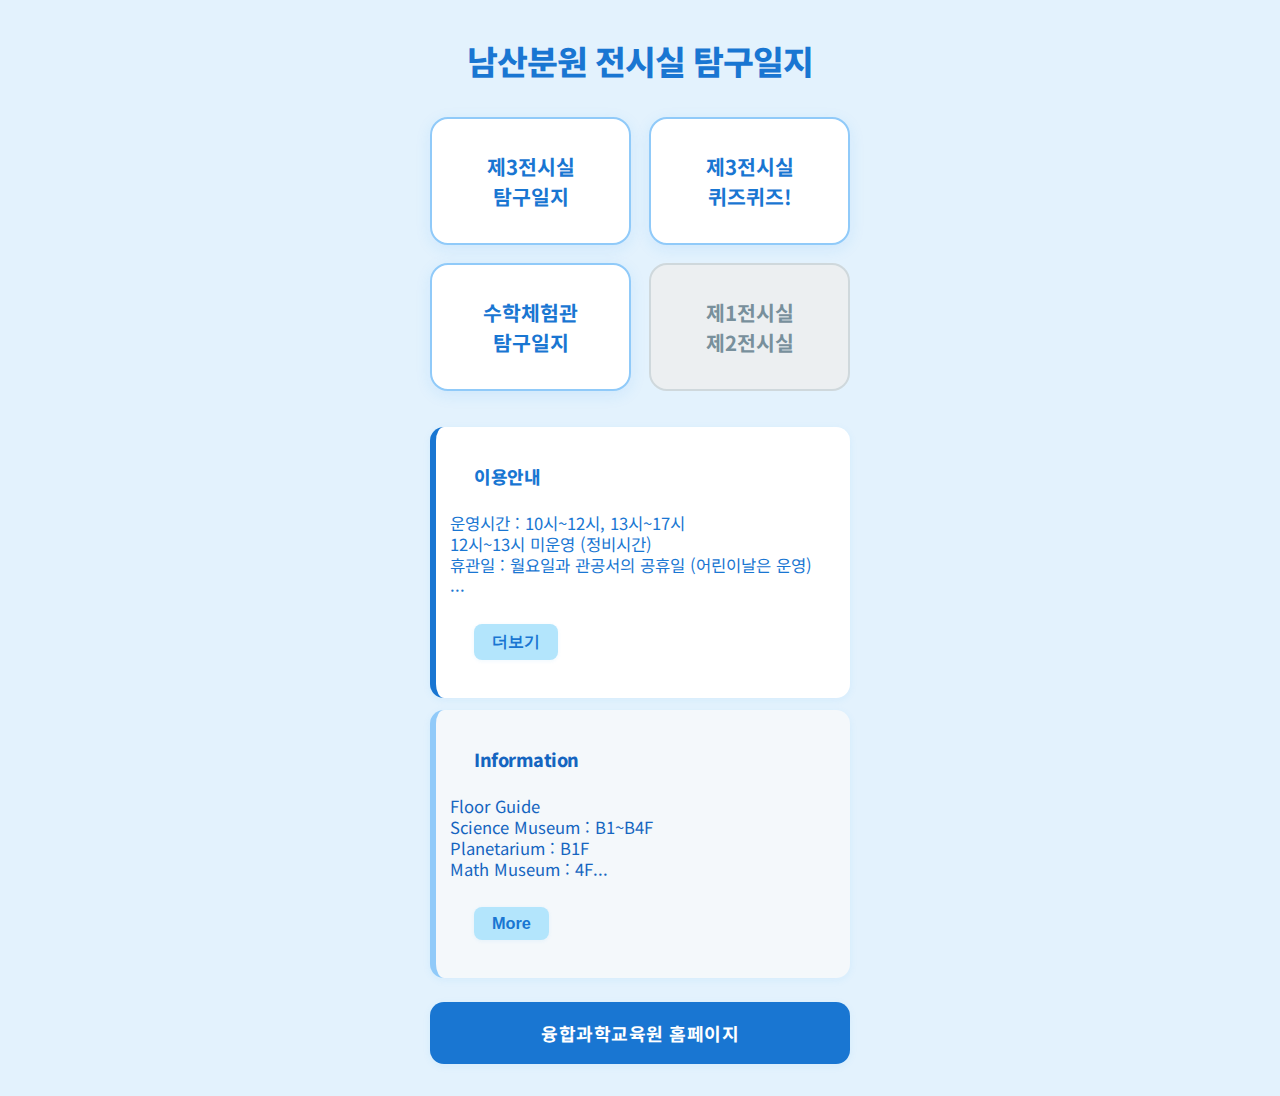
<file: index.html>
<!DOCTYPE html>
<html lang="ko">
<head>
  <meta charset="UTF-8">
  <title>남산분원 전시실 탐구일지 홈</title>
  <meta name="viewport" content="width=device-width, initial-scale=1.0">
  <link href="https://fonts.googleapis.com/css2?family=Noto+Sans+KR:wght@400;700;900&display=swap" rel="stylesheet">
  <!-- Google tag (gtag.js) -->
  <script async src="https://www.googletagmanager.com/gtag/js?id=G-JL012T9B7V"></script>
  <script>
    window.dataLayer = window.dataLayer || [];
    function gtag(){dataLayer.push(arguments);}
    gtag('js', new Date());
  
    gtag('config', 'G-JL012T9B7V');
  </script>
  <style>
    body {
      font-family: 'Noto Sans KR', 'Segoe UI', sans-serif;
      background: #e3f2fd;
      margin: 0;
      padding: 0;
      color: #222;
    }
    .home-container {
      max-width: 420px;
      margin: 0 auto;
      padding: 36px 12px 32px 12px;
    }
    .home-title {
      text-align: center;
      font-size: 2.1em;
      font-weight: 800;
      color: #1976d2;
      margin-bottom: 32px;
      letter-spacing: -1px;
    }
    .room-grid {
      display: grid;
      grid-template-columns: 1fr 1fr;
      gap: 18px;
      margin-bottom: 36px;
    }
    .room-btn {
      display: flex;
      align-items: center;
      justify-content: center;
      background: #fff;
      border-radius: 18px;
      box-shadow: 0 4px 16px rgba(33, 150, 243, 0.10);
      border: 2px solid #90caf9;
      font-size: 1.28em;
      font-weight: 700;
      color: #1976d2;
      text-decoration: none;
      padding: 32px 0;
      transition: background 0.18s, color 0.18s, transform 0.13s;
      text-align: center;
      min-height: 60px;
      cursor: pointer;
    }
    .room-btn:hover {
      background: #e3f2fd;
      color: #0d47a1;
      transform: scale(1.04);
      box-shadow: 0 8px 24px rgba(33, 150, 243, 0.16);
    }
    .room-btn.disabled-room {
      background: #eceff1;
      color: #78909c;
      border-color: #cfd8dc;
      cursor: not-allowed;
      box-shadow: none;
    }
    .room-btn.disabled-room:hover {
      background: #eceff1;
      color: #78909c;
      transform: none;
      box-shadow: none;
    }
    .notice-modal {
      position: fixed;
      inset: 0;
      background: rgba(0, 0, 0, 0.45);
      display: none;
      align-items: center;
      justify-content: center;
      z-index: 1000;
      padding: 20px;
    }
    .notice-modal.show {
      display: flex;
    }
    .notice-modal-content {
      width: min(360px, 100%);
      background: #fff;
      border-radius: 14px;
      padding: 22px 18px 16px;
      box-shadow: 0 10px 28px rgba(0, 0, 0, 0.2);
      text-align: center;
    }
    .notice-modal-text {
      font-size: 1.02em;
      font-weight: 700;
      color: #1976d2;
      line-height: 1.45;
      margin-bottom: 16px;
    }
    .notice-modal-close {
      background: #1976d2;
      color: #fff;
      border: none;
      border-radius: 10px;
      font-size: 0.98em;
      font-weight: 700;
      padding: 9px 18px;
      cursor: pointer;
    }
    .notice-modal-close:hover {
      background: #1565c0;
    }
    .guide-box {
      background: #fff;
      border-radius: 14px;
      border-left: 6px solid #1976d2;
      box-shadow: 0 2px 8px rgba(33,150,243,0.07);
      padding: 12px 8px 14px 14px;
      font-size: 1.04em;
      color: #1976d2;
      white-space: pre-wrap;
      min-height: 48px;
      margin-top: 8px;
      margin-bottom: 0;
      animation: fadeInScale 0.5s;
    }
    .guide-en {
      margin-top: 12px;
      border-left: 6px solid #90caf9;
      color: #1565c0;
      background: #f4f8fb;
    }
    .home-link-btn {
      display: block;
      width: 100%;
      margin: 24px auto 0 auto;
      background: #1976d2;
      color: #fff;
      font-size: 1.13em;
      font-weight: 700;
      text-align: center;
      border-radius: 14px;
      box-shadow: 0 2px 8px rgba(33,150,243,0.07);
      padding: 18px 0;
      text-decoration: none;
      transition: background 0.18s, transform 0.13s;
      border: none;
      cursor: pointer;
      letter-spacing: 0.5px;
    }
    .home-link-btn:hover {
      background: #1565c0;
      color: #fff;
      transform: scale(1.03);
    }
    .guide-title {
      display: inline-block;
      font-size: 1.08em;
      font-weight: 800;
      color: #1976d2;
      margin-top: 0;
      margin-bottom: 0;
      margin-left: 0;
      padding-left: 0;
      letter-spacing: -0.5px;
    }
    .guide-en .guide-title {
      color: #1565c0;
    }
    .guide-preview {
      overflow: hidden;
      display: -webkit-box;
      -webkit-line-clamp: 4;
      line-clamp: 4;
      -webkit-box-orient: vertical;
      max-height: 6.2em;
      text-overflow: ellipsis;
      white-space: pre-line;
      position: relative;
      transition: max-height 0.3s;
      line-height: 1.25;
    }
    .guide-full {
      overflow: visible;
      display: block;
      max-height: none;
      line-height: 1.25;
      white-space: pre-line;
    }
    .guide-toggle-btn {
      margin-top: 4px;
      background: #b3e5fc;
      color: #1976d2;
      font-size: 0.98em;
      font-weight: 700;
      border: none;
      border-radius: 8px;
      padding: 7px 18px;
      cursor: pointer;
      transition: background 0.18s, color 0.18s;
      box-shadow: 0 1px 4px rgba(33,150,243,0.07);
      display: inline-block;
    }
    .guide-toggle-btn:hover {
      background: #90caf9;
      color: #0d47a1;
    }
    @keyframes fadeInScale {
      0% { opacity: 0; transform: scale(0.95); }
      100% { opacity: 1; transform: scale(1); }
    }
    @media (max-width: 600px) {
      .home-container {
        max-width: 420px;
        padding: 36px 18px 32px 18px;
      }
      .home-title {
        font-size: 1.9em;
        margin-bottom: 32px;
        margin-top: 0;
        letter-spacing: -1px;
      }
      .room-grid {
        grid-template-columns: 1fr 1fr;
        gap: 18px;
        margin-bottom: 36px;
      }
      .room-btn {
        font-size: 1.28em;
        padding: 32px 0;
        min-height: 60px;
        border-radius: 18px;
        margin: 0;
        box-shadow: 0 4px 16px rgba(33,150,243,0.10);
        display: flex;
        align-items: center;
        justify-content: center;
      }
      .guide-box, .guide-en {
        font-size: 0.94em;
        padding: 12px 8px 14px 14px;
        border-radius: 14px;
        margin: 8px 0 0 0;
        min-height: 48px;
      }
      .guide-title {
        font-size: 1.08em;
        margin-bottom: 0;
        margin-top: 0;
        display: inline-block;
      }
      .guide-box .guide-title + div,
      .guide-preview,
      .guide-full {
        margin-top: 0;
      }
      .guide-toggle-btn {
        font-size: 0.98em;
        padding: 7px 18px;
        border-radius: 8px;
        margin-top: 4px;
      }
      .home-link-btn {
        font-size: 1.13em;
        padding: 18px 0;
        border-radius: 14px;
        margin: 24px auto 0 auto;
      }
    }
    @media (max-width: 400px) {
      .home-title {
        font-size: 1.65em;
      }
      .guide-box, .guide-en {
        font-size: 0.94em;
      }
    }
    @media (max-width: 340px) {
      .home-title {
        font-size: 1.35em;
      }
    }
  </style>
</head>
<body>
  <div class="home-container">
    <div class="home-title">남산분원 전시실 탐구일지</div>
    <div class="room-grid">
      <a class="room-btn" href="quiz3.html">제3전시실<br>탐구일지</a>
      <a class="room-btn" href="http://q.tkbell.co.kr/student/solo/hallOfFame.do?quizIdx=2131368">제3전시실<br>퀴즈퀴즈!</a>
      <a class="room-btn" href="quizmath.html">수학체험관<br>탐구일지</a>
      <a class="room-btn disabled-room" href="#" data-maintenance="true" aria-disabled="true">제1전시실<br>제2전시실</a>
    </div>
    <div class="guide-box" id="guide-box">
      <span class="guide-title">이용안내</span>
      <div id="guide-text" class="guide-preview">불러오는 중...</div>
      <button class="guide-toggle-btn" id="guide-toggle-btn" style="display:none">더보기</button>
    </div>
    <div class="guide-box guide-en" id="guide-en-box">
      <span class="guide-title">Information</span>
      <div id="guide-en-text" class="guide-preview">Loading English guide...</div>
      <button class="guide-toggle-btn" id="guide-en-toggle-btn" style="display:none">More</button>
    </div>
    <a class="home-link-btn" href="https://ssei.sen.go.kr/" target="_blank" rel="noopener">융합과학교육원 홈페이지</a>
  </div>
  <div class="notice-modal" id="maintenance-modal" aria-hidden="true">
    <div class="notice-modal-content" role="dialog" aria-modal="true" aria-labelledby="maintenance-modal-text">
      <div class="notice-modal-text" id="maintenance-modal-text">2027년 상반기까지 보수 공사 중입니다.</div>
      <button class="notice-modal-close" id="maintenance-modal-close" type="button">확인</button>
    </div>
  </div>
  <!-- <div style="text-align:center; font-size:0.92em; color:#888; margin:32px 0 12px 0;">이 사이트는 퀴즈 진행을 위해 쿠키를 사용합니다.</div> -->
  <script>
    // 안내문 미리보기 최대 글자수
    const GUIDE_PREVIEW_LEN = 160;
    function setGuideBox(text, textElem, btnElem, moreLabel, lessLabel) {
      if (text.length <= GUIDE_PREVIEW_LEN) {
        textElem.innerText = text;
        btnElem.style.display = 'none';
        textElem.classList.remove('guide-full');
        textElem.classList.remove('guide-preview');
        return;
      }
      let preview = text.slice(0, GUIDE_PREVIEW_LEN);
      // 줄바꿈 기준으로 4줄까지만 미리보기
      const lines = text.split(/\r?\n/);
      let previewLines = [];
      let charCount = 0;
      for (let l of lines) {
        if (previewLines.length < 4 && charCount + l.length <= GUIDE_PREVIEW_LEN) {
          previewLines.push(l);
          charCount += l.length + 1;
        } else {
          break;
        }
      }
      if (previewLines.length > 0) preview = previewLines.join('\n');
      textElem.innerText = preview + '...';
      textElem.classList.add('guide-preview');
      textElem.classList.remove('guide-full');
      btnElem.textContent = moreLabel;
      btnElem.style.display = '';
      let expanded = false;
      btnElem.onclick = () => {
        expanded = !expanded;
        if (expanded) {
          textElem.innerText = text;
          textElem.classList.add('guide-full');
          textElem.classList.remove('guide-preview');
          btnElem.textContent = lessLabel;
        } else {
          textElem.innerText = preview + '...';
          textElem.classList.add('guide-preview');
          textElem.classList.remove('guide-full');
          btnElem.textContent = moreLabel;
        }
      };
    }
    fetch('data/guide.txt')
      .then(res => res.ok ? res.text() : Promise.reject('가이드 파일을 불러올 수 없습니다.'))
      .then(text => {
        setGuideBox(text, document.getElementById('guide-text'), document.getElementById('guide-toggle-btn'), '더보기', '접기');
      })
      .catch(err => {
        document.getElementById('guide-text').textContent = '이용 안내를 불러오지 못했습니다.';
        document.getElementById('guide-toggle-btn').style.display = 'none';
      });
    fetch('data/guide_en.txt')
      .then(res => res.ok ? res.text() : Promise.reject('Failed to load English guide.'))
      .then(text => {
        setGuideBox(text, document.getElementById('guide-en-text'), document.getElementById('guide-en-toggle-btn'), 'More', 'Less');
      })
      .catch(err => {
        document.getElementById('guide-en-text').textContent = 'Failed to load English guide.';
        document.getElementById('guide-en-toggle-btn').style.display = 'none';
      });

    const maintenanceModal = document.getElementById('maintenance-modal');
    const maintenanceModalClose = document.getElementById('maintenance-modal-close');
    const maintenanceButtons = document.querySelectorAll('.room-btn[data-maintenance="true"]');

    function openMaintenanceModal() {
      maintenanceModal.classList.add('show');
      maintenanceModal.setAttribute('aria-hidden', 'false');
    }

    function closeMaintenanceModal() {
      maintenanceModal.classList.remove('show');
      maintenanceModal.setAttribute('aria-hidden', 'true');
    }

    maintenanceButtons.forEach((button) => {
      button.addEventListener('click', (event) => {
        event.preventDefault();
        openMaintenanceModal();
      });
    });

    maintenanceModalClose.addEventListener('click', closeMaintenanceModal);
    maintenanceModal.addEventListener('click', (event) => {
      if (event.target === maintenanceModal) {
        closeMaintenanceModal();
      }
    });
  </script>
</body>
</html>
</file>
